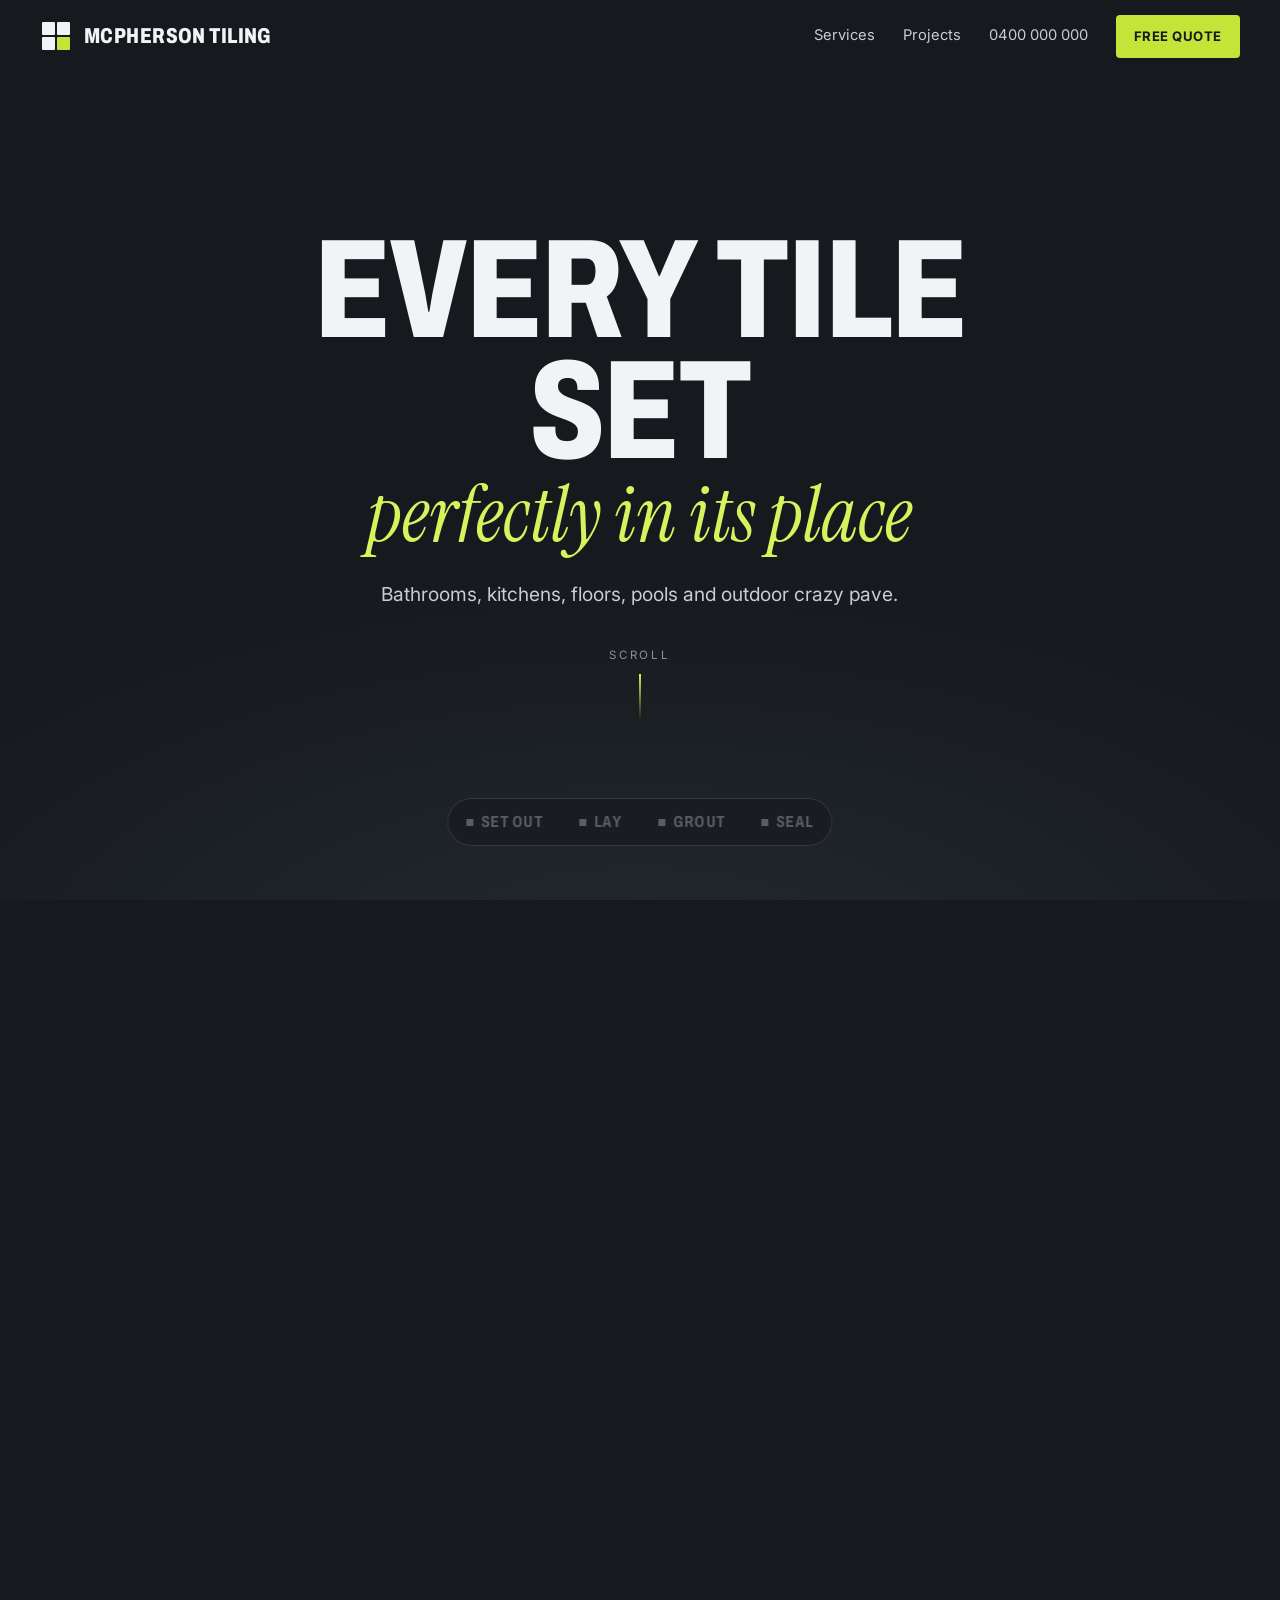
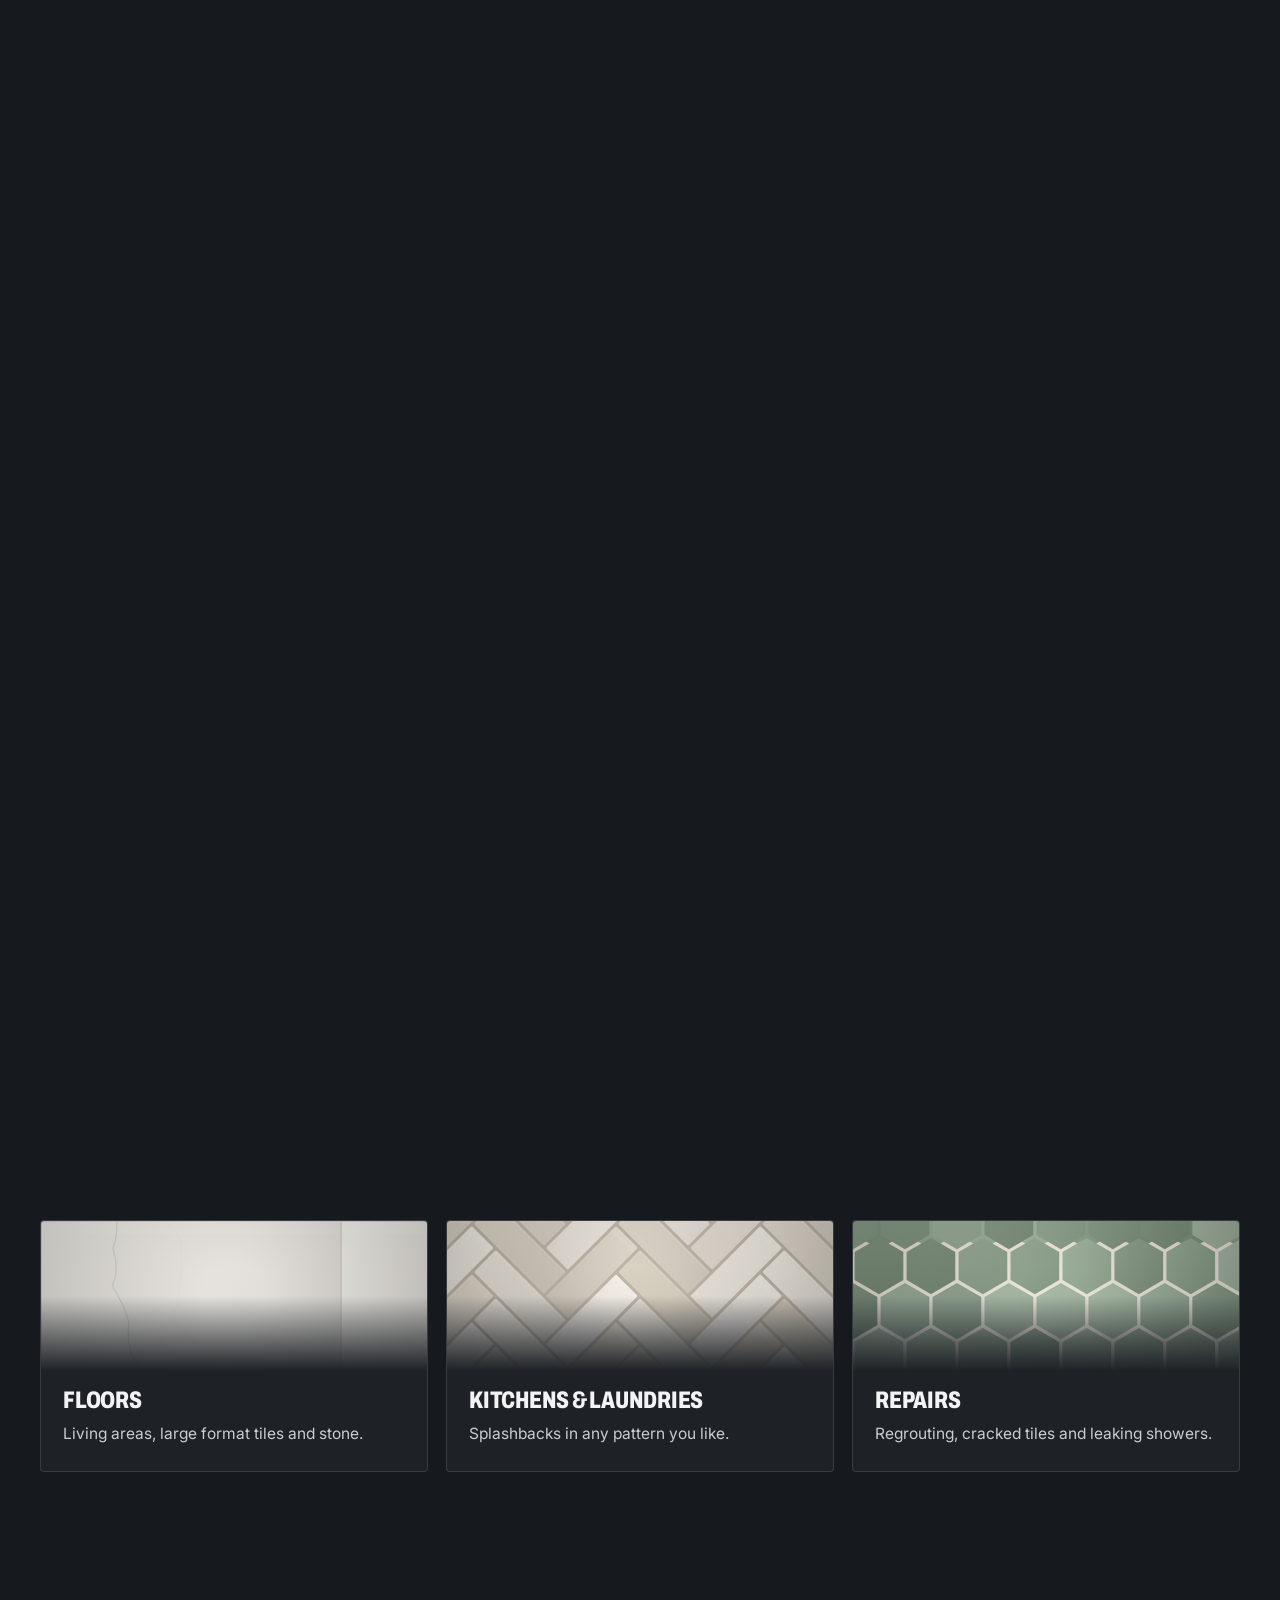
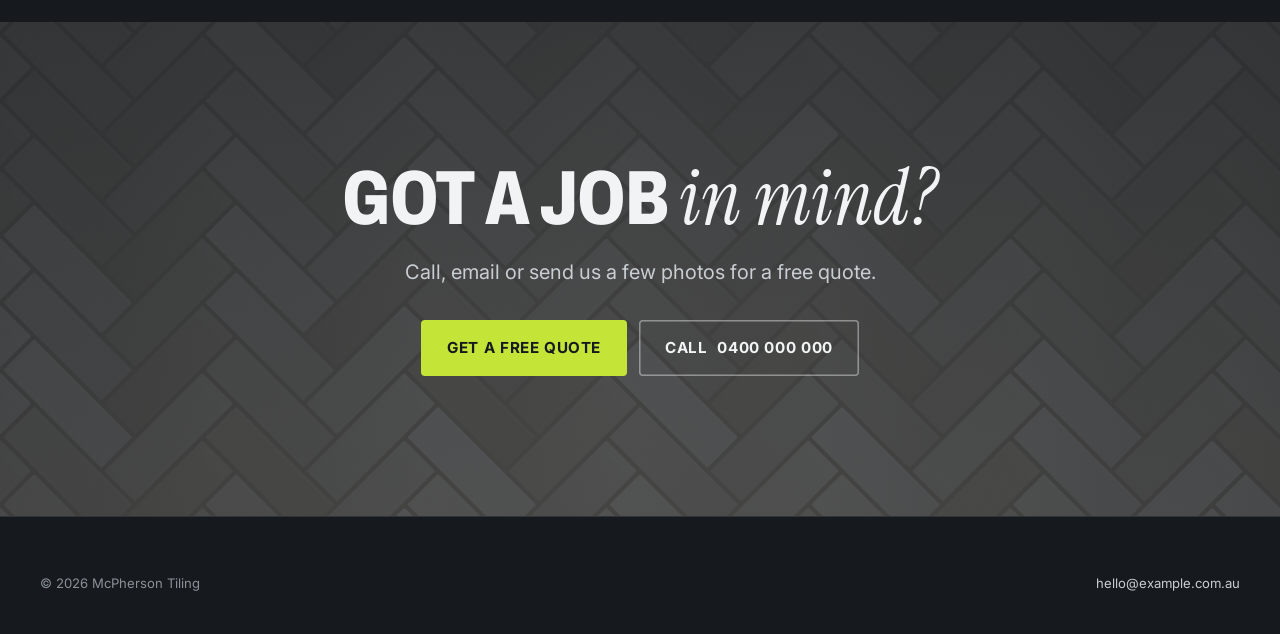
<file: index.html>
<!doctype html>
<html lang="en-AU">
<head>
  <meta charset="utf-8" />
  <meta name="viewport" content="width=device-width, initial-scale=1" />
  <title>McPherson Tiling | Bathrooms, Pools, Crazy Pave &amp; More</title>
  <meta name="description" content="Quality tiling for every part of your home: bathrooms, kitchens, floors, pools and outdoor crazy pave. Call or email for a free quote." />
  <meta name="theme-color" content="#16191d" />
  <link rel="icon" href="data:image/svg+xml,%3Csvg xmlns='http://www.w3.org/2000/svg' viewBox='0 0 32 32'%3E%3Crect x='2' y='2' width='13' height='13' rx='1' fill='%23f1f3f4'/%3E%3Crect x='17' y='2' width='13' height='13' rx='1' fill='%23f1f3f4'/%3E%3Crect x='2' y='17' width='13' height='13' rx='1' fill='%23f1f3f4'/%3E%3Crect x='17' y='17' width='13' height='13' rx='1' fill='%23c4e538'/%3E%3C/svg%3E" />
  <link rel="icon" type="image/png" sizes="32x32" href="images/icons/favicon-32.png" />
  <link rel="apple-touch-icon" href="images/icons/apple-touch-icon.png" />
  <link rel="manifest" href="site.webmanifest" />
  <meta name="apple-mobile-web-app-title" content="McPherson Tiling" />
  <link rel="preconnect" href="https://fonts.googleapis.com" />
  <link rel="preconnect" href="https://fonts.gstatic.com" crossorigin />
  <link href="https://fonts.googleapis.com/css2?family=Archivo:wdth,wght@62..125,500..900&family=Inter:wght@400;500;600;700&family=Instrument+Serif:ital@0;1&display=swap" rel="stylesheet" />
  <link rel="stylesheet" href="css/styles.css" />
</head>
<body>

  <header class="nav">
    <div class="wrap">
      <a class="brand" href="index.html" aria-label="Home">
        <svg class="brand-mark" viewBox="0 0 32 32" aria-hidden="true">
          <rect x="2" y="2" width="13" height="13" rx="1" fill="#f1f3f4"/>
          <rect x="17" y="2" width="13" height="13" rx="1" fill="#f1f3f4"/>
          <rect x="2" y="17" width="13" height="13" rx="1" fill="#f1f3f4"/>
          <rect x="17" y="17" width="13" height="13" rx="1" fill="#c4e538"/>
        </svg>
        <span class="brand-name" data-site="name">McPherson Tiling</span>
      </a>
      <button class="nav-toggle" aria-label="Menu" aria-expanded="false">
        <svg viewBox="0 0 24 24" fill="none" stroke="currentColor" stroke-width="2"><path d="M4 7h16M4 12h16M4 17h16"/></svg>
      </button>
      <nav class="nav-links">
        <a href="#services">Services</a>
        <a href="projects.html">Projects</a>
        <a data-tel href="#"><span data-site="phone">0400 000 000</span></a>
        <a class="btn" href="contact.html">Free quote</a>
      </nav>
    </div>
  </header>

  <main>
    <!-- Hero: scroll to lay the floor -->
    <section class="lay" aria-label="Introduction">
      <div class="lay-stage">
        <div class="lay-scene" aria-hidden="true">
          <div class="floor"></div>
          <div class="laser h"></div>
          <div class="laser v"></div>
        </div>
        <div class="lay-shade" aria-hidden="true"></div>

        <div class="lay-copy">
          <div class="lay-intro">
            <h1>Every tile<br/>set <em class="serif">perfectly in its place</em></h1>
            <p>Bathrooms, kitchens, floors, pools and outdoor crazy pave.</p>
            <div class="scroll-cue">Scroll<span></span></div>
          </div>
        </div>

        <div class="lay-final">
          <h2>Built to <em class="serif">last</em></h2>
          <p>Get in touch for a free, no-obligation quote.</p>
          <div class="cta-row">
            <a class="btn" href="contact.html">Get a free quote</a>
            <a class="btn ghost" data-tel href="#">Call <span data-site="phone">0400 000 000</span></a>
            <a class="btn ghost" href="projects.html">Past projects</a>
          </div>
        </div>

        <ol class="lay-steps" aria-hidden="true">
          <li>Set out</li><li>Lay</li><li>Grout</li><li>Seal</li>
        </ol>
      </div>
    </section>

    <!-- Services -->
    <section class="block" id="services">
      <div class="wrap">
        <div class="section-head reveal">
          <p class="eyebrow">What we do</p>
          <h2>Every surface, <em class="serif">inside &amp; out</em></h2>
        </div>

        <div class="services">
          <article class="service reveal">
            <div class="art"><canvas data-pattern="subway" data-seed="3" aria-hidden="true"></canvas></div>
            <div class="body"><h3>Bathrooms</h3><p>Full renovations, showers and waterproofing.</p></div>
          </article>
          <article class="service reveal" data-delay="1">
            <div class="art"><canvas data-pattern="pool" data-seed="9" aria-hidden="true"></canvas></div>
            <div class="body"><h3>Pools</h3><p>Waterline, mosaics, coping and surrounds.</p></div>
          </article>
          <article class="service reveal" data-delay="2">
            <div class="art"><canvas data-pattern="crazy" data-seed="5" aria-hidden="true"></canvas></div>
            <div class="body"><h3>Outdoor &amp; crazy pave</h3><p>Patios, paths, steps and alfresco areas.</p></div>
          </article>
          <article class="service reveal">
            <div class="art"><canvas data-pattern="large" data-seed="4" aria-hidden="true"></canvas></div>
            <div class="body"><h3>Floors</h3><p>Living areas, large format tiles and stone.</p></div>
          </article>
          <article class="service reveal" data-delay="1">
            <div class="art"><canvas data-pattern="herringbone" data-seed="8" aria-hidden="true"></canvas></div>
            <div class="body"><h3>Kitchens &amp; laundries</h3><p>Splashbacks in any pattern you like.</p></div>
          </article>
          <article class="service reveal" data-delay="2">
            <div class="art"><canvas data-pattern="hex" data-seed="2" aria-hidden="true"></canvas></div>
            <div class="body"><h3>Repairs</h3><p>Regrouting, cracked tiles and leaking showers.</p></div>
          </article>
        </div>
      </div>
    </section>


    <!-- CTA -->
    <section class="cta-band">
      <canvas data-pattern="herringbone" data-seed="30" data-scale="1.4" aria-hidden="true"></canvas>
      <div class="wrap reveal">
        <h2>Got a job <em class="serif">in mind?</em></h2>
        <p class="lead">Call, email or send us a few photos for a free quote.</p>
        <div class="cta-row">
          <a class="btn" href="contact.html">Get a free quote</a>
          <a class="btn ghost" data-tel href="#">Call <span data-site="phone">0400 000 000</span></a>
        </div>
      </div>
    </section>
  </main>

  <footer>
    <div class="wrap foot-bottom">
      <span>© <span data-year></span> <span data-site="name">McPherson Tiling</span></span>
      <span><a data-mail href="#"><span data-site="email">hello@example.com.au</span></a></span>
      <span data-abn></span>
    </div>
  </footer>


  <script src="js/config.js"></script>
  <script src="js/patterns.js"></script>
  <script src="js/scenes.js"></script>
  <script src="js/main.js"></script>
</body>
</html>
</file>
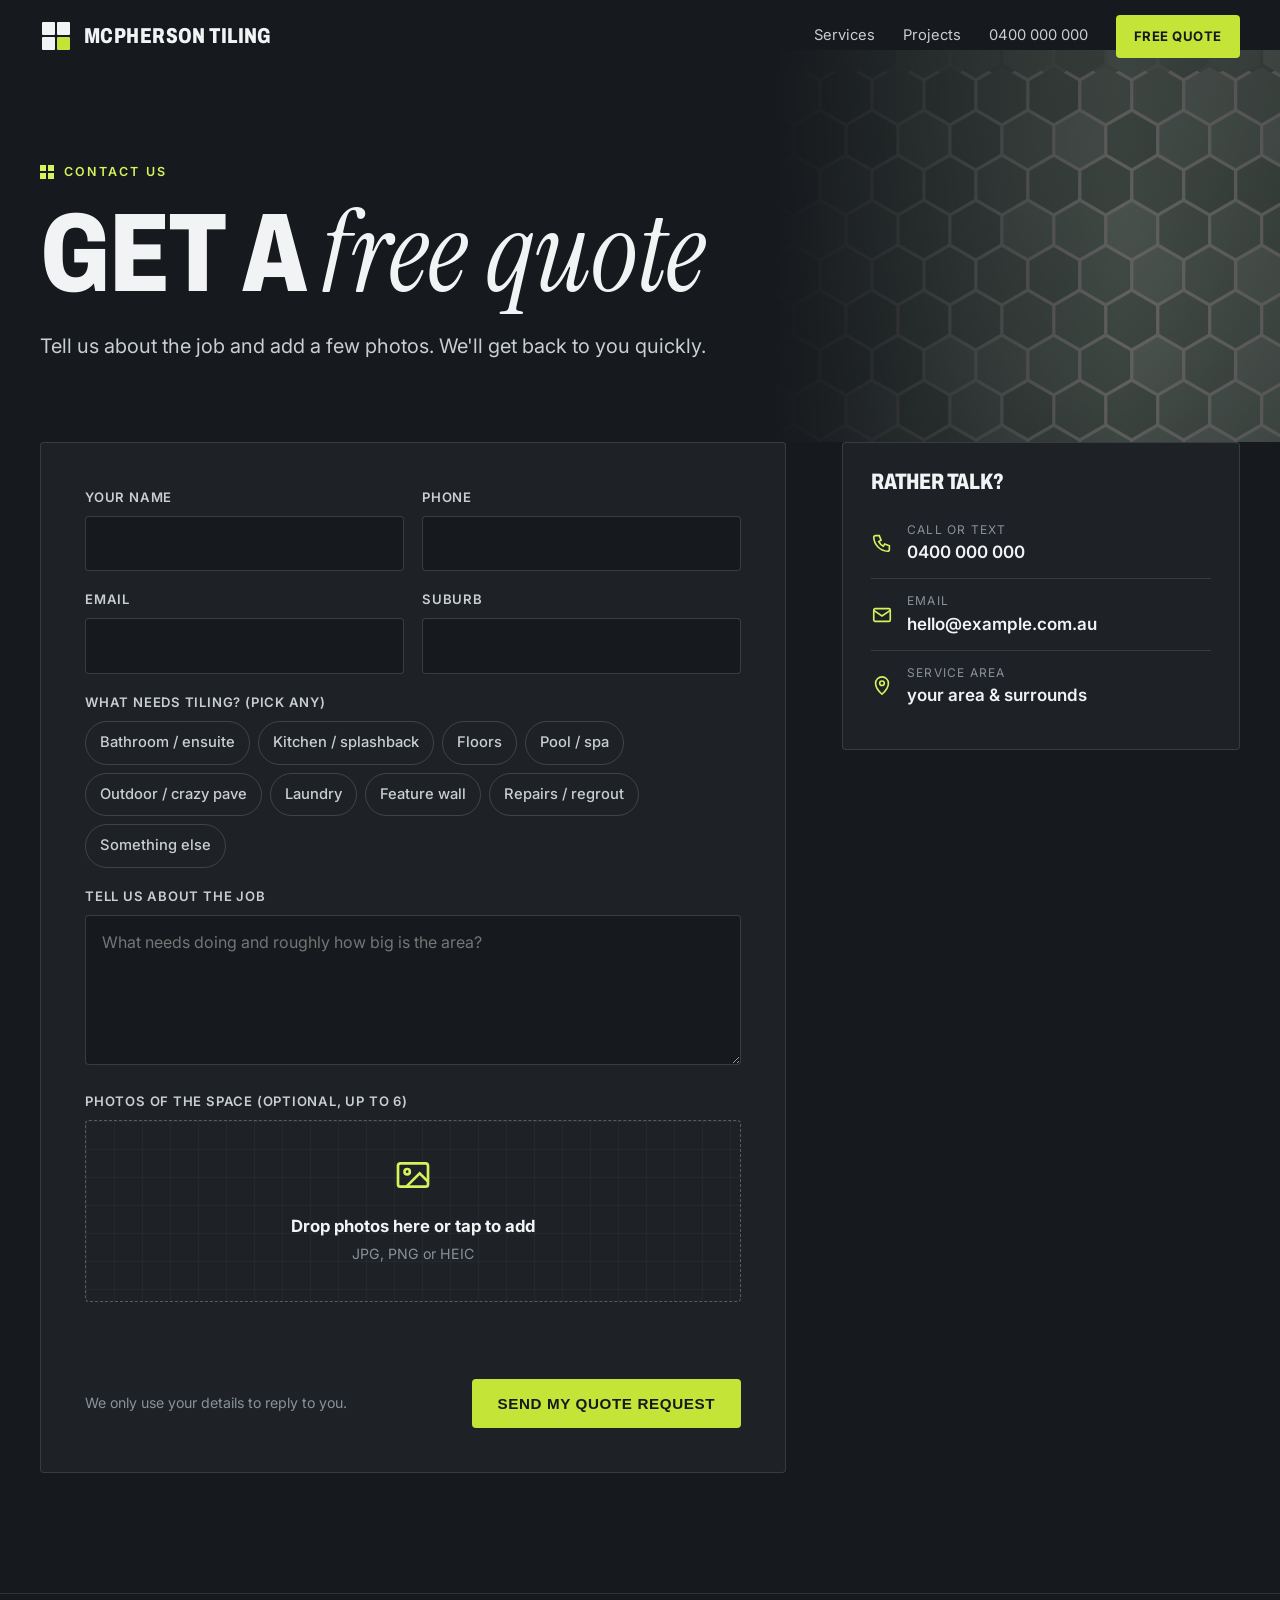
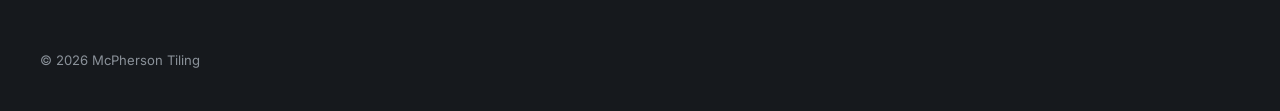
<file: contact.html>
<!doctype html>
<html lang="en-AU">
<head>
  <meta charset="utf-8" />
  <meta name="viewport" content="width=device-width, initial-scale=1" />
  <title>McPherson Tiling | Free Quote &amp; Contact</title>
  <meta name="description" content="Request a free tiling quote. Tell us about your bathroom, kitchen, pool or outdoor job and attach a few photos. We'll get back to you fast." />
  <meta name="theme-color" content="#16191d" />
  <link rel="icon" href="data:image/svg+xml,%3Csvg xmlns='http://www.w3.org/2000/svg' viewBox='0 0 32 32'%3E%3Crect x='2' y='2' width='13' height='13' rx='1' fill='%23f1f3f4'/%3E%3Crect x='17' y='2' width='13' height='13' rx='1' fill='%23f1f3f4'/%3E%3Crect x='2' y='17' width='13' height='13' rx='1' fill='%23f1f3f4'/%3E%3Crect x='17' y='17' width='13' height='13' rx='1' fill='%23c4e538'/%3E%3C/svg%3E" />
  <link rel="icon" type="image/png" sizes="32x32" href="images/icons/favicon-32.png" />
  <link rel="apple-touch-icon" href="images/icons/apple-touch-icon.png" />
  <link rel="manifest" href="site.webmanifest" />
  <meta name="apple-mobile-web-app-title" content="McPherson Tiling" />
  <link rel="preconnect" href="https://fonts.googleapis.com" />
  <link rel="preconnect" href="https://fonts.gstatic.com" crossorigin />
  <link href="https://fonts.googleapis.com/css2?family=Archivo:wdth,wght@62..125,500..900&family=Inter:wght@400;500;600;700&family=Instrument+Serif:ital@0;1&display=swap" rel="stylesheet" />
  <link rel="stylesheet" href="css/styles.css" />
</head>
<body>

  <header class="nav">
    <div class="wrap">
      <a class="brand" href="index.html" aria-label="Home">
        <svg class="brand-mark" viewBox="0 0 32 32" aria-hidden="true"><rect x="2" y="2" width="13" height="13" rx="1" fill="#f1f3f4"/><rect x="17" y="2" width="13" height="13" rx="1" fill="#f1f3f4"/><rect x="2" y="17" width="13" height="13" rx="1" fill="#f1f3f4"/><rect x="17" y="17" width="13" height="13" rx="1" fill="#c4e538"/></svg>
        <span class="brand-name" data-site="name">McPherson Tiling</span>
      </a>
      <button class="nav-toggle" aria-label="Menu" aria-expanded="false">
        <svg viewBox="0 0 24 24" fill="none" stroke="currentColor" stroke-width="2"><path d="M4 7h16M4 12h16M4 17h16"/></svg>
      </button>
      <nav class="nav-links">
        <a href="index.html#services">Services</a>
        <a href="projects.html">Projects</a>
        <a data-tel href="#"><span data-site="phone">0400 000 000</span></a>
        <a class="btn" href="contact.html">Free quote</a>
      </nav>
    </div>
  </header>

  <main>
    <section class="page-hero">
      <canvas data-pattern="hex" data-seed="14" aria-hidden="true"></canvas>
      <div class="wrap">
        <p class="eyebrow reveal">Contact us</p>
        <h1 class="reveal" data-delay="1">Get a <em class="serif">free quote</em></h1>
        <p class="lead reveal" data-delay="2">Tell us about the job and add a few photos. We'll get back to you quickly.</p>
      </div>
    </section>

    <section class="wrap contact-grid">
      <!-- ================= QUOTE FORM ================= -->
      <div class="form reveal">
        <form id="quote-form" name="quote" method="POST" enctype="multipart/form-data" data-netlify="true" netlify-honeypot="company" novalidate>
          <input type="hidden" name="form-name" value="quote" />
          <p class="hp"><label>Leave this empty <input name="company" tabindex="-1" autocomplete="off" /></label></p>

          <div class="form-row two">
            <div class="field">
              <label for="f-name">Your name</label>
              <input id="f-name" name="name" autocomplete="name" required />
            </div>
            <div class="field">
              <label for="f-phone">Phone</label>
              <input id="f-phone" name="phone" type="tel" autocomplete="tel" inputmode="tel" required />
            </div>
          </div>

          <div class="form-row two">
            <div class="field">
              <label for="f-email">Email</label>
              <input id="f-email" name="email" type="email" autocomplete="email" required />
            </div>
            <div class="field">
              <label for="f-suburb">Suburb</label>
              <input id="f-suburb" name="suburb" autocomplete="address-level2" required />
            </div>
          </div>

          <div class="form-row">
            <div class="field">
              <span class="label">What needs tiling? <span class="opt">(pick any)</span></span>
              <div class="chips">
                <label><input type="checkbox" name="job" value="Bathroom / ensuite" /><span>Bathroom / ensuite</span></label>
                <label><input type="checkbox" name="job" value="Kitchen / splashback" /><span>Kitchen / splashback</span></label>
                <label><input type="checkbox" name="job" value="Floors" /><span>Floors</span></label>
                <label><input type="checkbox" name="job" value="Pool / spa" /><span>Pool / spa</span></label>
                <label><input type="checkbox" name="job" value="Outdoor / crazy pave" /><span>Outdoor / crazy pave</span></label>
                <label><input type="checkbox" name="job" value="Laundry" /><span>Laundry</span></label>
                <label><input type="checkbox" name="job" value="Feature wall" /><span>Feature wall</span></label>
                <label><input type="checkbox" name="job" value="Repairs / regrout" /><span>Repairs / regrout</span></label>
                <label><input type="checkbox" name="job" value="Something else" /><span>Something else</span></label>
              </div>
            </div>
          </div>

          <div class="form-row">
            <div class="field">
              <label for="f-msg">Tell us about the job</label>
              <textarea id="f-msg" name="message" placeholder="What needs doing and roughly how big is the area?" required></textarea>
            </div>
          </div>

          <div class="form-row">
            <div class="field">
              <span class="label">Photos of the space <span class="opt">(optional, up to 6)</span></span>
              <div class="drop" id="drop">
                <svg viewBox="0 0 24 24" fill="none" stroke="currentColor" stroke-width="1.6" aria-hidden="true"><rect x="3" y="5" width="18" height="14" rx="1.5"/><circle cx="8.5" cy="10" r="1.6"/><path d="M21 16l-5-5-8 8"/></svg>
                <strong>Drop photos here or tap to add</strong>
                <small>JPG, PNG or HEIC</small>
                <input id="f-photos" type="file" accept="image/*" multiple aria-label="Add photos" />
              </div>
              <div class="thumbs" id="thumbs"></div>
              <p class="file-note" id="file-note" aria-live="polite"></p>
            </div>
          </div>

          <!-- Hidden fields so form services (e.g. Netlify) register the photo slots -->
          <div hidden>
            <input type="file" name="photo1" /><input type="file" name="photo2" /><input type="file" name="photo3" />
            <input type="file" name="photo4" /><input type="file" name="photo5" /><input type="file" name="photo6" />
          </div>

          <div class="form-foot">
            <small>We only use your details to reply to you.</small>
            <button class="btn" type="submit" id="submit">
              <span class="spinner" aria-hidden="true"></span>
              <span class="label-text">Send my quote request</span>
            </button>
          </div>
          <div class="form-status" id="status" role="status"></div>
        </form>

        <div class="success" id="success" tabindex="-1">
          <div class="tick" aria-hidden="true"><i></i><i></i><i></i><i></i></div>
          <h3>Request received!</h3>
          <p>Thanks! We'll be in touch shortly.</p>
          <a class="btn ghost" href="index.html" style="margin-top:12px">Back to home</a>
        </div>
      </div>

      <!-- ================= SIDEBAR ================= -->
      <aside>
        <div class="aside-card reveal" data-delay="1">
          <h3>Rather talk?</h3>
          <a class="contact-line" data-tel href="#">
            <svg viewBox="0 0 24 24" fill="none" stroke="currentColor" stroke-width="1.8"><path d="M5 4h4l2 5-2.5 1.5a11 11 0 0 0 5 5L15 13l5 2v4a2 2 0 0 1-2 2A16 16 0 0 1 3 6a2 2 0 0 1 2-2"/></svg>
            <div><small>Call or text</small><span data-site="phone">0400 000 000</span></div>
          </a>
          <a class="contact-line" data-mail href="#">
            <svg viewBox="0 0 24 24" fill="none" stroke="currentColor" stroke-width="1.8"><rect x="3" y="5" width="18" height="14" rx="1.5"/><path d="M3 7l9 6 9-6"/></svg>
            <div><small>Email</small><span data-site="email">hello@example.com.au</span></div>
          </a>
          <div class="contact-line">
            <svg viewBox="0 0 24 24" fill="none" stroke="currentColor" stroke-width="1.8"><path d="M12 21s7-6.2 7-12a7 7 0 0 0-14 0c0 5.8 7 12 7 12z"/><circle cx="12" cy="9" r="2.5"/></svg>
            <div><small>Service area</small><span data-site="area">your area &amp; surrounds</span></div>
          </div>
        </div>
      </aside>
    </section>
  </main>

  <footer>
    <div class="wrap foot-bottom">
      <span>© <span data-year></span> <span data-site="name">McPherson Tiling</span></span>
      <span data-abn></span>
    </div>
  </footer>

  <script src="js/config.js"></script>
  <script src="js/patterns.js"></script>
  <script src="js/main.js"></script>
  <script src="js/contact.js"></script>
</body>
</html>
</file>
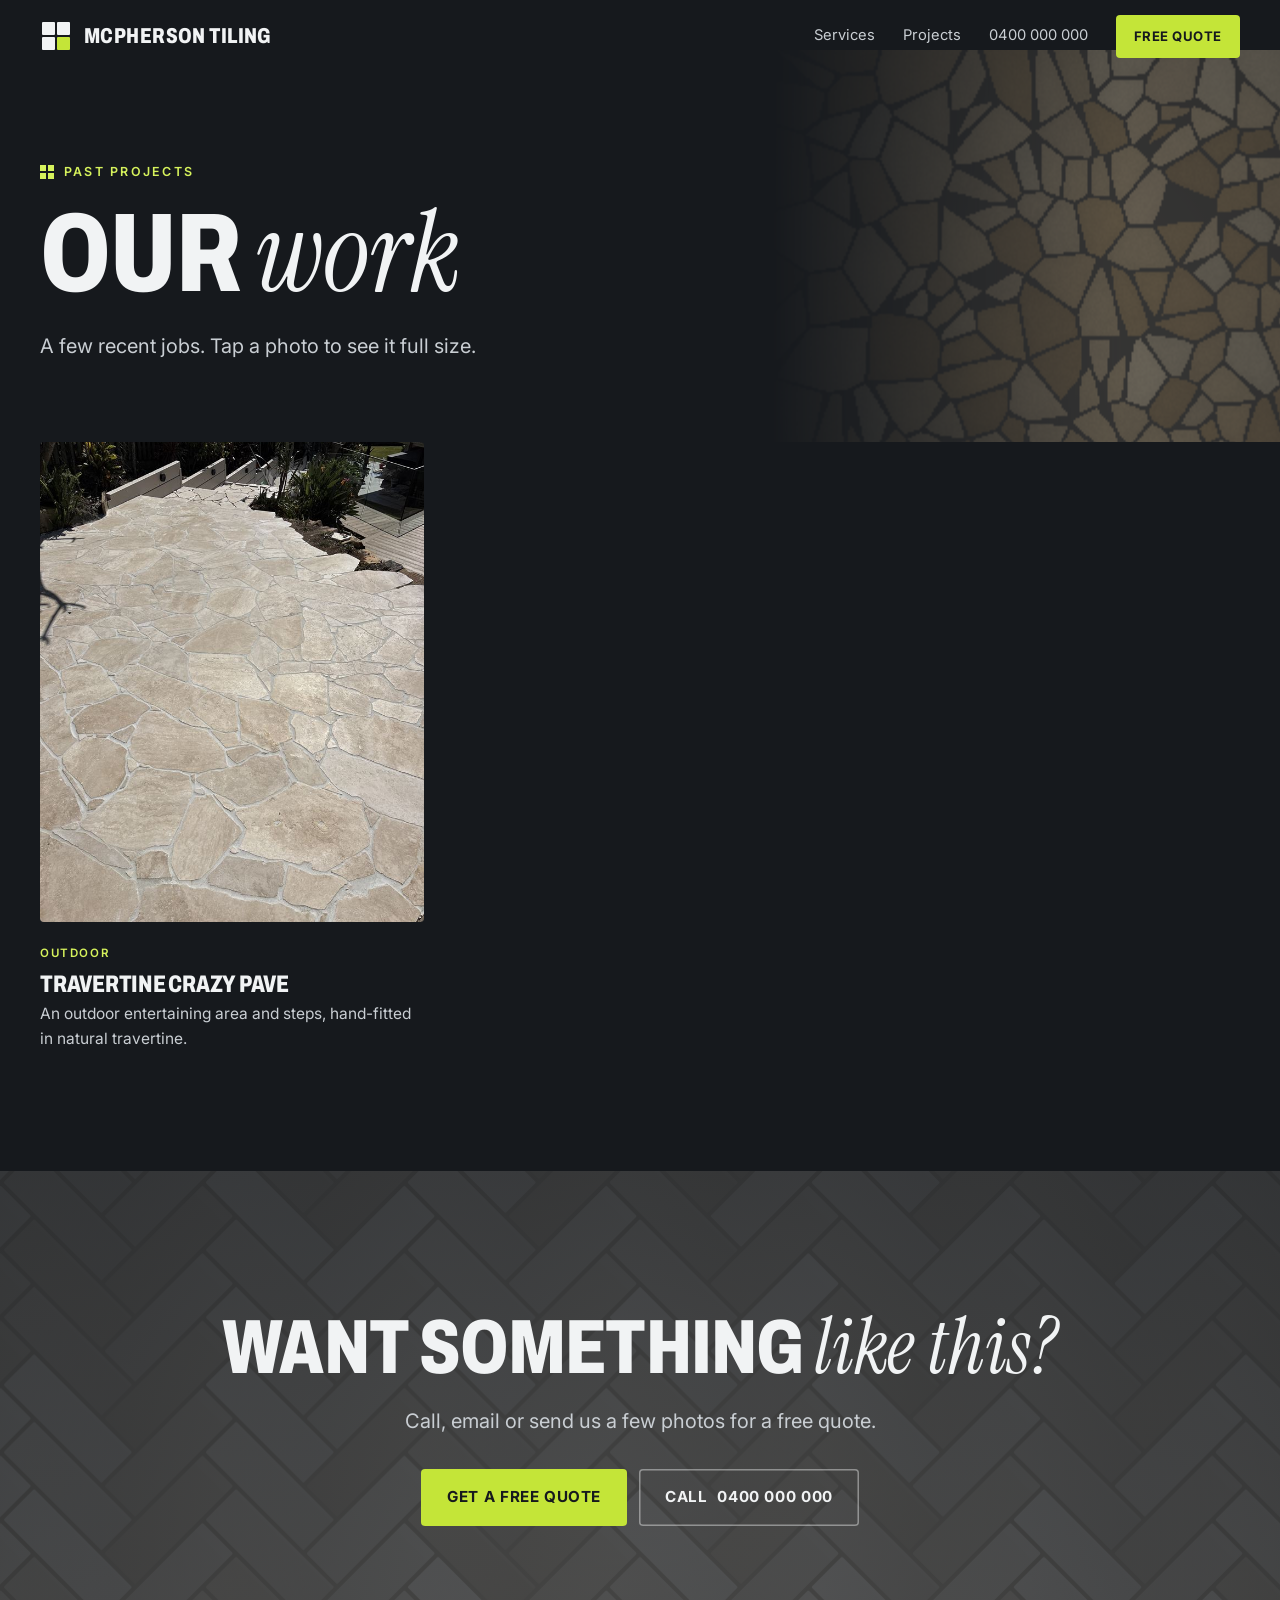
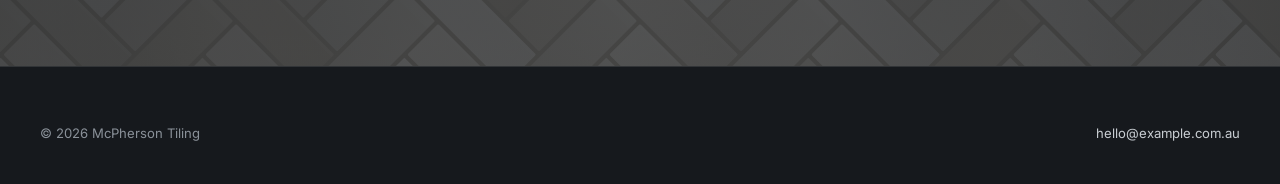
<file: projects.html>
<!doctype html>
<html lang="en-AU">
<head>
  <meta charset="utf-8" />
  <meta name="viewport" content="width=device-width, initial-scale=1" />
  <title>McPherson Tiling | Past Projects</title>
  <meta name="description" content="Photos of recent tiling jobs: bathrooms, pools, floors and outdoor crazy pave." />
  <meta name="theme-color" content="#16191d" />
  <link rel="icon" href="data:image/svg+xml,%3Csvg xmlns='http://www.w3.org/2000/svg' viewBox='0 0 32 32'%3E%3Crect x='2' y='2' width='13' height='13' rx='1' fill='%23f1f3f4'/%3E%3Crect x='17' y='2' width='13' height='13' rx='1' fill='%23f1f3f4'/%3E%3Crect x='2' y='17' width='13' height='13' rx='1' fill='%23f1f3f4'/%3E%3Crect x='17' y='17' width='13' height='13' rx='1' fill='%23c4e538'/%3E%3C/svg%3E" />
  <link rel="icon" type="image/png" sizes="32x32" href="images/icons/favicon-32.png" />
  <link rel="apple-touch-icon" href="images/icons/apple-touch-icon.png" />
  <link rel="manifest" href="site.webmanifest" />
  <meta name="apple-mobile-web-app-title" content="McPherson Tiling" />
  <link rel="preconnect" href="https://fonts.googleapis.com" />
  <link rel="preconnect" href="https://fonts.gstatic.com" crossorigin />
  <link href="https://fonts.googleapis.com/css2?family=Archivo:wdth,wght@62..125,500..900&family=Inter:wght@400;500;600;700&family=Instrument+Serif:ital@0;1&display=swap" rel="stylesheet" />
  <link rel="stylesheet" href="css/styles.css" />
</head>
<body>

  <header class="nav">
    <div class="wrap">
      <a class="brand" href="index.html" aria-label="Home">
        <svg class="brand-mark" viewBox="0 0 32 32" aria-hidden="true"><rect x="2" y="2" width="13" height="13" rx="1" fill="#f1f3f4"/><rect x="17" y="2" width="13" height="13" rx="1" fill="#f1f3f4"/><rect x="2" y="17" width="13" height="13" rx="1" fill="#f1f3f4"/><rect x="17" y="17" width="13" height="13" rx="1" fill="#c4e538"/></svg>
        <span class="brand-name" data-site="name">McPherson Tiling</span>
      </a>
      <button class="nav-toggle" aria-label="Menu" aria-expanded="false">
        <svg viewBox="0 0 24 24" fill="none" stroke="currentColor" stroke-width="2"><path d="M4 7h16M4 12h16M4 17h16"/></svg>
      </button>
      <nav class="nav-links">
        <a href="index.html#services">Services</a>
        <a href="projects.html" aria-current="page">Projects</a>
        <a data-tel href="#"><span data-site="phone">0400 000 000</span></a>
        <a class="btn" href="contact.html">Free quote</a>
      </nav>
    </div>
  </header>

  <main>
    <section class="page-hero">
      <canvas data-pattern="crazy" data-seed="12" aria-hidden="true"></canvas>
      <div class="wrap">
        <p class="eyebrow reveal">Past projects</p>
        <h1 class="reveal" data-delay="1">Our <em class="serif">work</em></h1>
        <p class="lead reveal" data-delay="2">A few recent jobs. Tap a photo to see it full size.</p>
      </div>
    </section>

    <section class="wrap projects-page">
      <!-- To add a project: copy a <figure class="project"> block and change the image + caption. -->
      <div class="projects">
        <figure class="project reveal">
          <button class="project-img" type="button" data-full="images/projects/crazy-pave-1400.jpg" aria-label="View larger photo: Travertine crazy pave">
            <img src="images/projects/crazy-pave-700.jpg"
                 srcset="images/projects/crazy-pave-700.jpg 700w, images/projects/crazy-pave-1400.jpg 1400w"
                 sizes="(min-width: 900px) 400px, 100vw"
                 width="700" height="933" loading="lazy"
                 alt="Travertine crazy pave courtyard and steps with light grout joints" />
          </button>
          <figcaption>
            <span class="tag">Outdoor</span>
            <h3>Travertine crazy pave</h3>
            <p>An outdoor entertaining area and steps, hand-fitted in natural travertine.</p>
          </figcaption>
        </figure>
      </div>
    </section>

    <section class="cta-band">
      <canvas data-pattern="herringbone" data-seed="30" data-scale="1.4" aria-hidden="true"></canvas>
      <div class="wrap reveal">
        <h2>Want something <em class="serif">like this?</em></h2>
        <p class="lead">Call, email or send us a few photos for a free quote.</p>
        <div class="cta-row">
          <a class="btn" href="contact.html">Get a free quote</a>
          <a class="btn ghost" data-tel href="#">Call <span data-site="phone">0400 000 000</span></a>
        </div>
      </div>
    </section>
  </main>

  <footer>
    <div class="wrap foot-bottom">
      <span>© <span data-year></span> <span data-site="name">McPherson Tiling</span></span>
      <span><a data-mail href="#"><span data-site="email">hello@example.com.au</span></a></span>
      <span data-abn></span>
    </div>
  </footer>

  <dialog class="lightbox" aria-label="Project photo">
    <button class="lightbox-close" type="button" aria-label="Close">×</button>
    <img alt="" />
  </dialog>

  <script src="js/config.js"></script>
  <script src="js/patterns.js"></script>
  <script src="js/main.js"></script>
</body>
</html>
</file>
<file: css/styles.css>
/* =========================================================
   Tiling site — shared styles
   ========================================================= */
:root {
  /* Colour theme — every colour on the site comes from these */
  --ink: #16191d;            /* page background */
  --ink-rgb: 22, 25, 29;
  --ink-2: #1e2227;          /* cards / panels */
  --ink-3: #282d33;
  --bone: #f1f3f4;           /* main text */
  --bone-rgb: 241, 243, 244;
  --bone-2: #c9ced3;         /* secondary text */
  --muted: #8a9199;
  --clay: #c4e538;           /* accent (buttons, highlights) */
  --clay-rgb: 196, 229, 56;
  --clay-2: #d6f25c;         /* accent hover / eyebrow text */
  --glow: #232a31;           /* glow under the hero floor */
  --bed-color: #2f353c;      /* screed under the tiles */
  --grout-color: #c9ced3;
  --text-shadow: rgba(0, 0, 0, 0.6);
  --aqua: #5fb8c4;
  --beam: #39ff6a;           /* laser level line */
  --beam-rgb: 57, 255, 106;
  --danger: #ff3b2f;         /* form errors */
  --danger-rgb: 255, 59, 47;
  --line: rgba(var(--bone-rgb), 0.12);
  --radius: 4px;
  --max: 1200px;
  --display: "Archivo", "Arial Narrow", system-ui, sans-serif;
  --body: "Inter", system-ui, -apple-system, "Segoe UI", sans-serif;
  --serif: "Instrument Serif", Georgia, serif;
}

*, *::before, *::after { box-sizing: border-box; }
html { scroll-behavior: smooth; -webkit-text-size-adjust: 100%; }
body {
  margin: 0;
  background: var(--ink);
  color: var(--bone);
  font-family: var(--body);
  font-size: 17px;
  line-height: 1.6;
  -webkit-font-smoothing: antialiased;
  overflow-x: hidden;
}
img { max-width: 100%; display: block; }
a { color: inherit; }
::selection { background: var(--clay); color: var(--ink); }

.wrap { width: min(var(--max), 100% - 40px); margin-inline: auto; }

h1, h2, h3, h4 {
  font-family: var(--display);
  font-stretch: 75%;
  font-weight: 800;
  line-height: 0.95;
  letter-spacing: -0.01em;
  text-transform: uppercase;
  margin: 0;
}
h2 { font-size: clamp(2.4rem, 6vw, 5rem); }
h3 { font-size: 1.5rem; }
em.serif, .serif {
  font-family: var(--serif);
  font-style: italic;
  font-weight: 400;
  text-transform: none;
  font-stretch: 100%;
  letter-spacing: 0;
}
.eyebrow {
  display: inline-flex;
  align-items: center;
  gap: 10px;
  font-size: 0.78rem;
  font-weight: 600;
  letter-spacing: 0.18em;
  text-transform: uppercase;
  color: var(--clay-2);
  margin-bottom: 18px;
}
.eyebrow::before {
  content: "";
  width: 14px; height: 14px;
  background:
    linear-gradient(var(--clay-2), var(--clay-2)) 0 0 / 6px 6px no-repeat,
    linear-gradient(var(--clay-2), var(--clay-2)) 8px 0 / 6px 6px no-repeat,
    linear-gradient(var(--clay-2), var(--clay-2)) 0 8px / 6px 6px no-repeat,
    linear-gradient(var(--clay-2), var(--clay-2)) 8px 8px / 6px 6px no-repeat;
}
.lead { font-size: clamp(1.05rem, 1.6vw, 1.25rem); color: var(--bone-2); max-width: 60ch; }

/* ---------- Buttons ---------- */
.btn {
  --bg: var(--clay);
  display: inline-flex;
  align-items: center;
  gap: 10px;
  padding: 16px 26px;
  background: var(--bg);
  color: var(--ink);
  font-weight: 700;
  font-size: 0.95rem;
  letter-spacing: 0.04em;
  text-transform: uppercase;
  text-decoration: none;
  border: 0;
  border-radius: var(--radius);
  cursor: pointer;
  position: relative;
  overflow: hidden;
  transition: transform 0.2s ease, background 0.2s ease;
}
.btn:hover { background: var(--clay-2); transform: translateY(-2px); }
.btn:focus-visible { outline: 2px solid var(--bone); outline-offset: 3px; }
.btn.ghost { background: transparent; color: var(--bone); box-shadow: inset 0 0 0 1.5px var(--line), inset 0 0 0 1.5px rgba(var(--bone-rgb),.35); }
.btn.ghost:hover { background: rgba(var(--bone-rgb),0.08); }
.btn svg { width: 18px; height: 18px; }

/* ---------- Nav ---------- */
.nav {
  position: fixed;
  inset: 0 0 auto 0;
  z-index: 50;
  transition: background 0.3s ease, backdrop-filter 0.3s ease, border-color 0.3s ease;
  border-bottom: 1px solid transparent;
}
.nav.scrolled {
  background: rgba(var(--ink-rgb), 0.82);
  backdrop-filter: blur(12px);
  -webkit-backdrop-filter: blur(12px);
  border-color: var(--line);
}
.nav .wrap { display: flex; align-items: center; justify-content: space-between; height: 72px; gap: 16px; }
.brand { display: flex; align-items: center; gap: 12px; text-decoration: none; min-width: 0; }
.brand-mark { width: 32px; height: 32px; flex: none; }
.brand-mark rect { fill: var(--bone); }
.brand-mark rect:last-child { fill: var(--clay); }
.brand-name {
  font-family: var(--display);
  font-stretch: 75%;
  font-weight: 800;
  font-size: 1.35rem;
  text-transform: uppercase;
  letter-spacing: 0.02em;
  white-space: nowrap;
  overflow: hidden;
  text-overflow: ellipsis;
}
.nav-links { display: flex; align-items: center; gap: 28px; }
.nav-links a { text-decoration: none; font-size: 0.92rem; color: var(--bone-2); }
.nav-links a:hover { color: var(--bone); }
.nav-links .btn { padding: 11px 18px; font-size: 0.82rem; color: var(--ink); }
.nav-toggle { display: none; background: none; border: 0; color: var(--bone); padding: 8px; cursor: pointer; }
.nav-toggle svg { width: 28px; height: 28px; }

@media (max-width: 820px) {
  .nav-toggle { display: block; }
  .nav-links {
    position: fixed;
    inset: 72px 0 auto 0;
    flex-direction: column;
    align-items: stretch;
    gap: 0;
    background: var(--ink);
    border-bottom: 1px solid var(--line);
    padding: 8px 20px 20px;
    transform: translateY(-120%);
    transition: transform 0.35s ease;
    z-index: -1;
  }
  .nav-links a { padding: 14px 0; border-bottom: 1px solid var(--line); font-size: 1.05rem; }
  .nav-links .btn { margin-top: 14px; justify-content: center; padding: 16px; }
  .nav.open .nav-links { transform: translateY(0); }
  .nav.open { background: var(--ink); }
}

/* =========================================================
   HERO — "laying the floor" scroll animation
   ========================================================= */
.lay { position: relative; height: 420vh; }
.lay-stage {
  position: sticky;
  top: 0;
  height: 100vh;
  height: 100svh;
  overflow: hidden;
  display: grid;
  place-items: center;
  background:
    radial-gradient(120% 80% at 50% 110%, var(--glow) 0%, transparent 60%),
    var(--ink);
}
.lay-scene {
  position: absolute;
  inset: 0;
  display: grid;
  place-items: center;
  perspective: 1400px;
  perspective-origin: 50% 20%;
}
.floor {
  position: relative;
  width: min(1100px, 92vw);
  aspect-ratio: 16 / 10;
  transform-style: preserve-3d;
  will-change: transform;
}
.floor::before { /* screed / grout bed */
  content: "";
  position: absolute;
  inset: 0;
  border-radius: var(--floor-radius, 0);
  background: var(--bed-color);
  opacity: var(--bed, 0);
  transform: translateZ(-1px);
  box-shadow: 0 60px 120px rgba(0,0,0,.6);
}
.floor::after { /* grout colour fill */
  content: "";
  position: absolute;
  inset: 0;
  border-radius: var(--floor-radius, 0);
  background: var(--grout-color);
  opacity: var(--grout, 0);
  transform: translateZ(-0.5px);
}
.tile { /* position, size, shape and look are set per scene in scenes.js */
  position: absolute;
  z-index: 1;
  border-radius: 1.5px;
  box-shadow: inset 0 0 0 1px rgba(255,255,255,.06), inset 0 -2px 3px rgba(0,0,0,.12);
  will-change: transform, opacity;
  backface-visibility: hidden;
  overflow: hidden;
}
.tile::after { /* seal shine sweep */
  content: "";
  position: absolute;
  inset: -50%;
  background: linear-gradient(115deg, transparent 42%, rgba(255,255,255,.55) 50%, transparent 58%);
  transform: translateX(var(--shine, -120%));
  pointer-events: none;
}

.laser {
  position: absolute;
  left: 0; right: 0;
  top: 50%;
  height: 2px;
  background: var(--beam);
  box-shadow: 0 0 12px 2px rgba(var(--beam-rgb),.7), 0 0 40px 6px rgba(var(--beam-rgb),.25);
  opacity: 0;
  pointer-events: none;
  z-index: 3;
}
.laser.v { top: 0; bottom: 0; left: 50%; right: auto; width: 2px; height: auto; }

.lay-copy {
  position: absolute;
  inset: 0;
  z-index: 5;
  pointer-events: none;
  display: grid;
  place-items: center;
  text-align: center;
  padding: 90px 20px 40px;
}
.lay-intro { max-width: 1000px; will-change: transform, opacity; }
.lay-intro h1 {
  font-size: clamp(3.2rem, 11vw, 9.5rem);
  line-height: 0.86;
}
.lay-intro h1 .serif { display: block; font-size: 0.55em; line-height: 1.1; color: var(--clay-2); }
.lay-intro p { margin: 22px auto 0; max-width: 46ch; color: var(--bone-2); font-size: clamp(1rem, 1.6vw, 1.2rem); }
.scroll-cue {
  margin-top: 36px;
  display: inline-flex;
  flex-direction: column;
  align-items: center;
  gap: 10px;
  font-size: 0.72rem;
  letter-spacing: 0.25em;
  text-transform: uppercase;
  color: var(--muted);
}
.scroll-cue span {
  width: 1.5px; height: 46px;
  background: linear-gradient(var(--clay-2), transparent);
  animation: cue 1.8s ease-in-out infinite;
  transform-origin: top;
}
@keyframes cue { 0% { transform: scaleY(0); } 50% { transform: scaleY(1); } 100% { transform: scaleY(1); opacity: 0; } }

.lay-steps {
  position: absolute;
  left: 50%;
  bottom: clamp(24px, 6vh, 64px);
  transform: translateX(-50%);
  z-index: 6;
  display: flex;
  gap: clamp(10px, 3vw, 36px);
  font-family: var(--display);
  font-stretch: 75%;
  font-weight: 700;
  text-transform: uppercase;
  letter-spacing: 0.08em;
  font-size: clamp(0.8rem, 1.6vw, 1rem);
  color: rgba(var(--bone-rgb),.3);
  white-space: nowrap;
  background: rgba(var(--ink-rgb),.55);
  backdrop-filter: blur(8px);
  -webkit-backdrop-filter: blur(8px);
  padding: 10px 18px;
  border-radius: 40px;
  border: 1px solid var(--line);
}
.lay-steps li { list-style: none; transition: color .3s ease; display: flex; align-items: center; gap: 8px; }
.lay-steps li::before { content: ""; width: 7px; height: 7px; background: currentColor; transition: background .3s; }
.lay-steps li.on { color: var(--bone); }
.lay-steps li.on::before { background: var(--clay-2); }
.lay-steps ol, .lay-steps { margin: 0; }

.lay-final {
  position: absolute;
  z-index: 5;
  text-align: center;
  opacity: 0;
  pointer-events: none;
  padding: 0 20px;
  will-change: transform, opacity;
}
.lay-final.live { pointer-events: auto; }
.lay-final h2 {
  font-size: clamp(2.8rem, 9vw, 7.5rem);
  text-shadow: 0 4px 40px var(--text-shadow);
  max-width: 13ch;
  margin-inline: auto;
}
.lay-final p { color: var(--bone); max-width: 44ch; margin: 18px auto 28px; text-shadow: 0 2px 16px var(--text-shadow); font-size: 1.1rem; }
.lay-final .cta-row { display: flex; gap: 12px; justify-content: center; flex-wrap: wrap; }
.lay-shade { position: absolute; inset: 0; background: radial-gradient(60% 60% at 50% 50%, rgba(var(--ink-rgb),.78), rgba(var(--ink-rgb),.2)); opacity: 0; z-index: 4; pointer-events: none; }

@media (max-width: 700px) {
  .floor { aspect-ratio: 3 / 4; width: min(90vw, 58vh); }
  .lay-steps { gap: 10px; padding: 8px 14px; }
  .lay-steps li::before { display: none; }
}

/* ---------- Sections ---------- */
section.block { padding: clamp(80px, 12vw, 150px) 0; position: relative; }
.section-head { display: grid; gap: 24px; margin-bottom: clamp(40px, 6vw, 72px); }
@media (min-width: 900px) {
  .section-head.split { grid-template-columns: 1.2fr 1fr; align-items: end; }
}

/* ---------- Services ---------- */
.services { display: grid; grid-template-columns: repeat(auto-fill, minmax(290px, 1fr)); gap: 18px; }
.service {
  background: var(--ink-2);
  border: 1px solid var(--line);
  border-radius: var(--radius);
  overflow: hidden;
  display: flex;
  flex-direction: column;
  transition: transform .35s ease, border-color .35s ease;
}
.service:hover { transform: translateY(-6px); border-color: rgba(var(--clay-rgb),.6); }
.service canvas { width: 100%; height: 150px; display: block; transition: transform .6s ease; }
.service:hover canvas { transform: scale(1.06); }
.service .art { overflow: hidden; position: relative; }
.service .art::after { content: ""; position: absolute; inset: 0; background: linear-gradient(transparent 50%, var(--ink-2)); }
.service .body { padding: 18px 22px 24px; }
.service h3 { margin-bottom: 10px; }
.service p { margin: 0; color: var(--bone-2); font-size: 0.97rem; }
.service ul { margin: 14px 0 0; padding: 0; list-style: none; display: flex; flex-wrap: wrap; gap: 6px; }
.service li { font-size: 0.76rem; padding: 4px 10px; border: 1px solid var(--line); border-radius: 20px; color: var(--muted); }

/* ---------- Projects ---------- */
.projects-page { padding-bottom: clamp(70px, 10vw, 120px); }
.projects { display: grid; gap: 24px; grid-template-columns: repeat(auto-fill, minmax(min(300px, 100%), 1fr)); }
.project { margin: 0; }
.project-img {
  display: block; width: 100%; padding: 0; border: 0; cursor: zoom-in;
  border-radius: var(--radius); overflow: hidden; background: var(--ink);
}
.project-img img { width: 100%; height: auto; aspect-ratio: 4 / 5; object-fit: cover; transition: transform .6s ease; }
.project-img:hover img { transform: scale(1.03); }
.project-img:focus-visible { outline: 2px solid var(--clay); outline-offset: 3px; }
.project figcaption { padding-top: 16px; }
.project h3 { margin: 8px 0 6px; }
.project p { margin: 0; color: var(--bone-2); font-size: 0.97rem; }
.tag { font-size: 0.72rem; font-weight: 600; letter-spacing: .14em; text-transform: uppercase; color: var(--clay-2); }
.lightbox { padding: 0; border: 0; background: transparent; max-width: 94vw; max-height: 92vh; overflow: visible; }
.lightbox::backdrop { background: rgba(10,10,10,.9); }
.lightbox img { max-width: 94vw; max-height: 92vh; width: auto; height: auto; border-radius: var(--radius); }
.lightbox-close {
  position: absolute; top: -14px; right: -14px; width: 40px; height: 40px; border-radius: 50%;
  border: 0; background: var(--bone); color: var(--ink); font-size: 24px; line-height: 40px; cursor: pointer;
}

/* ---------- CTA band ---------- */
.cta-band {
  position: relative;
  overflow: hidden;
  padding: clamp(80px, 12vw, 140px) 0;
  text-align: center;
  isolation: isolate;
}
.cta-band canvas { position: absolute; inset: 0; width: 100%; height: 100%; z-index: -2; }
.cta-band::before { content: ""; position: absolute; inset: 0; background: linear-gradient(rgba(var(--ink-rgb),.82), rgba(var(--ink-rgb),.7)); z-index: -1; }
.cta-band h2 { margin-bottom: 20px; }
.cta-band p { margin: 0 auto 32px; }
.cta-band .cta-row { display: flex; gap: 12px; justify-content: center; flex-wrap: wrap; }

/* ---------- Footer ---------- */
footer { border-top: 1px solid var(--line); padding: 56px 0 40px; color: var(--muted); font-size: 0.92rem; }
.foot { display: grid; gap: 32px; }
@media (min-width: 800px) { .foot { grid-template-columns: 1.4fr 1fr 1fr; } }
.foot h4 { color: var(--bone); font-size: 1rem; margin-bottom: 14px; letter-spacing: .06em; }
.foot a { text-decoration: none; color: var(--bone-2); }
.foot a:hover { color: var(--clay-2); }
.foot ul { list-style: none; padding: 0; margin: 0; display: grid; gap: 8px; }
.foot-bottom { margin-top: 48px; padding-top: 24px; border-top: 1px solid var(--line); display: flex; justify-content: space-between; flex-wrap: wrap; gap: 12px; font-size: 0.82rem; }
footer > .foot-bottom { margin-top: 0; padding-top: 0; border-top: 0; align-items: center; }
footer a { color: var(--bone-2); text-decoration: none; }
footer a:hover { color: var(--clay-2); }

/* ---------- Reveal ---------- */
.reveal { opacity: 0; transform: translateY(34px); transition: opacity .9s ease, transform .9s cubic-bezier(.2,.7,.2,1); }
.reveal.in { opacity: 1; transform: none; }
.reveal[data-delay="1"] { transition-delay: .1s; }
.reveal[data-delay="2"] { transition-delay: .2s; }
.reveal[data-delay="3"] { transition-delay: .3s; }

/* =========================================================
   CONTACT PAGE
   ========================================================= */
.page-hero { padding: 150px 0 60px; position: relative; overflow: hidden; }
.page-hero h1 { font-size: clamp(3rem, 9vw, 7rem); }
.page-hero .lead { margin-top: 22px; }
.page-hero canvas { position: absolute; right: -6%; top: 50px; width: 46%; height: 110%; opacity: .35; mask-image: linear-gradient(90deg, transparent, #000 60%); -webkit-mask-image: linear-gradient(90deg, transparent, #000 60%); z-index: -1; }
@media (max-width: 800px) { .page-hero canvas { display: none; } }

.contact-grid { display: grid; gap: 40px; padding-bottom: 120px; }
@media (min-width: 960px) { .contact-grid { grid-template-columns: 1.5fr 0.8fr; gap: 56px; align-items: start; } }

.form { background: var(--ink-2); border: 1px solid var(--line); border-radius: var(--radius); padding: clamp(22px, 4vw, 44px); }
.form-row { display: grid; gap: 18px; margin-bottom: 18px; }
@media (min-width: 640px) { .form-row.two { grid-template-columns: 1fr 1fr; } }
.field label, .field .label { display: block; font-size: 0.82rem; font-weight: 600; letter-spacing: .06em; text-transform: uppercase; color: var(--bone-2); margin-bottom: 8px; }
.field label .opt { color: var(--muted); text-transform: none; letter-spacing: 0; font-weight: 400; }
.field input, .field select, .field textarea {
  width: 100%;
  font: inherit;
  font-size: 1rem;
  color: var(--bone);
  background: var(--ink);
  border: 1px solid rgba(var(--bone-rgb),.16);
  border-radius: var(--radius);
  padding: 14px 16px;
  transition: border-color .2s, box-shadow .2s;
}
.field textarea { min-height: 150px; resize: vertical; }
.field select { appearance: none; background-image: linear-gradient(45deg, transparent 50%, var(--bone-2) 50%), linear-gradient(135deg, var(--bone-2) 50%, transparent 50%); background-position: calc(100% - 22px) 55%, calc(100% - 16px) 55%; background-size: 6px 6px; background-repeat: no-repeat; padding-right: 44px; }
.field input:focus, .field select:focus, .field textarea:focus { outline: none; border-color: var(--clay); box-shadow: 0 0 0 3px rgba(var(--clay-rgb),.25); }
.field input:user-invalid, .field textarea:user-invalid, .field select:user-invalid { border-color: var(--danger); }

.chips { display: flex; flex-wrap: wrap; gap: 8px; }
.chips label { margin: 0; text-transform: none; letter-spacing: 0; font-weight: 500; font-size: 0.92rem; }
.chips input { position: absolute; opacity: 0; pointer-events: none; }
.chips span { display: inline-block; padding: 9px 14px; border: 1px solid rgba(var(--bone-rgb),.16); border-radius: 40px; cursor: pointer; transition: all .2s; color: var(--bone-2); }
.chips input:checked + span { background: var(--clay); border-color: var(--clay); color: var(--ink); }
.chips input:focus-visible + span { outline: 2px solid var(--bone); outline-offset: 2px; }

.drop {
  position: relative;
  border: 1.5px dashed rgba(var(--bone-rgb),.28);
  border-radius: var(--radius);
  padding: 34px 20px;
  text-align: center;
  cursor: pointer;
  transition: border-color .2s, background .2s;
  background:
    linear-gradient(rgba(var(--bone-rgb),.03) 1px, transparent 1px) 0 0 / 28px 28px,
    linear-gradient(90deg, rgba(var(--bone-rgb),.03) 1px, transparent 1px) 0 0 / 28px 28px;
}
.drop:hover, .drop.over { border-color: var(--clay); background-color: rgba(var(--clay-rgb),.06); }
.drop svg { width: 40px; height: 40px; color: var(--clay-2); margin: 0 auto 10px; }
.drop strong { display: block; font-size: 1.05rem; }
.drop small { color: var(--muted); }
.drop input { position: absolute; inset: 0; opacity: 0; cursor: pointer; width: 100%; }

.thumbs { display: grid; grid-template-columns: repeat(auto-fill, minmax(96px, 1fr)); gap: 10px; margin-top: 14px; }
.thumb { position: relative; aspect-ratio: 1; border-radius: var(--radius); overflow: hidden; background: var(--ink); animation: pop .35s ease; }
.thumb img { width: 100%; height: 100%; object-fit: cover; }
.thumb button {
  position: absolute; top: 5px; right: 5px;
  width: 26px; height: 26px; border-radius: 50%;
  border: 0; background: rgba(var(--ink-rgb),.85); color: var(--bone);
  cursor: pointer; font-size: 16px; line-height: 26px; padding: 0;
}
.thumb button:hover { background: var(--danger); }
.thumb .size { position: absolute; left: 5px; bottom: 5px; font-size: 0.68rem; background: rgba(var(--ink-rgb),.8); padding: 1px 6px; border-radius: 10px; }
@keyframes pop { from { transform: scale(.8); opacity: 0; } }
.file-note { font-size: 0.82rem; color: var(--muted); margin-top: 8px; min-height: 1.2em; }
.file-note.err { color: var(--danger); }

.form-foot { display: flex; align-items: center; justify-content: space-between; flex-wrap: wrap; gap: 16px; margin-top: 26px; }
.form-foot small { color: var(--muted); max-width: 38ch; }
.btn[disabled] { opacity: .6; cursor: progress; transform: none; }
.spinner { width: 16px; height: 16px; border: 2px solid rgba(var(--ink-rgb),.3); border-top-color: var(--ink); border-radius: 50%; animation: spin .7s linear infinite; display: none; }
.btn.busy .spinner { display: inline-block; }
@keyframes spin { to { transform: rotate(360deg); } }
.hp { position: absolute; left: -9999px; }

.form-status { display: none; margin-top: 20px; padding: 16px 18px; border-radius: var(--radius); font-size: 0.95rem; }
.form-status.ok { display: block; background: rgba(95,184,196,.12); border: 1px solid rgba(95,184,196,.4); }
.form-status.bad { display: block; background: rgba(var(--danger-rgb),.1); border: 1px solid rgba(var(--danger-rgb),.4); }

.success { display: none; text-align: center; padding: 30px 10px; }
.success.show { display: block; animation: pop .5s ease; }
.success .tick { width: 72px; height: 72px; margin: 0 auto 18px; display: grid; grid-template-columns: 1fr 1fr; gap: 4px; }
.success .tick i { background: var(--clay); border-radius: 2px; animation: pop .4s ease backwards; }
.success .tick i:nth-child(2) { animation-delay: .1s; } .success .tick i:nth-child(3) { animation-delay: .2s; } .success .tick i:nth-child(4) { animation-delay: .3s; background: var(--aqua); }
.success h3 { font-size: 2.2rem; margin-bottom: 10px; }
.success p { color: var(--bone-2); }

.aside-card { background: var(--ink-2); border: 1px solid var(--line); border-radius: var(--radius); padding: 28px; margin-bottom: 18px; }
.aside-card h3 { margin-bottom: 16px; font-size: 1.4rem; }
.contact-line { display: flex; gap: 14px; align-items: center; padding: 12px 0; text-decoration: none; border-bottom: 1px solid var(--line); }
.contact-line:last-child { border-bottom: 0; }
.contact-line svg { width: 22px; height: 22px; color: var(--clay-2); flex: none; }
.contact-line small { display: block; color: var(--muted); font-size: 0.75rem; text-transform: uppercase; letter-spacing: .1em; }
.contact-line span { font-weight: 600; word-break: break-word; }
a.contact-line:hover span { color: var(--clay-2); }
.tips { margin: 0; padding-left: 18px; color: var(--bone-2); font-size: 0.95rem; display: grid; gap: 8px; }

@media (prefers-reduced-motion: reduce) {
  *, *::before, *::after { animation-duration: .001ms !important; animation-iteration-count: 1 !important; transition-duration: .001ms !important; scroll-behavior: auto !important; }
  .lay { height: auto; }
  .lay-stage { position: relative; }
}

@media (max-width: 520px) {
  .eyebrow { font-size: 0.7rem; letter-spacing: 0.12em; }
}
</file>
